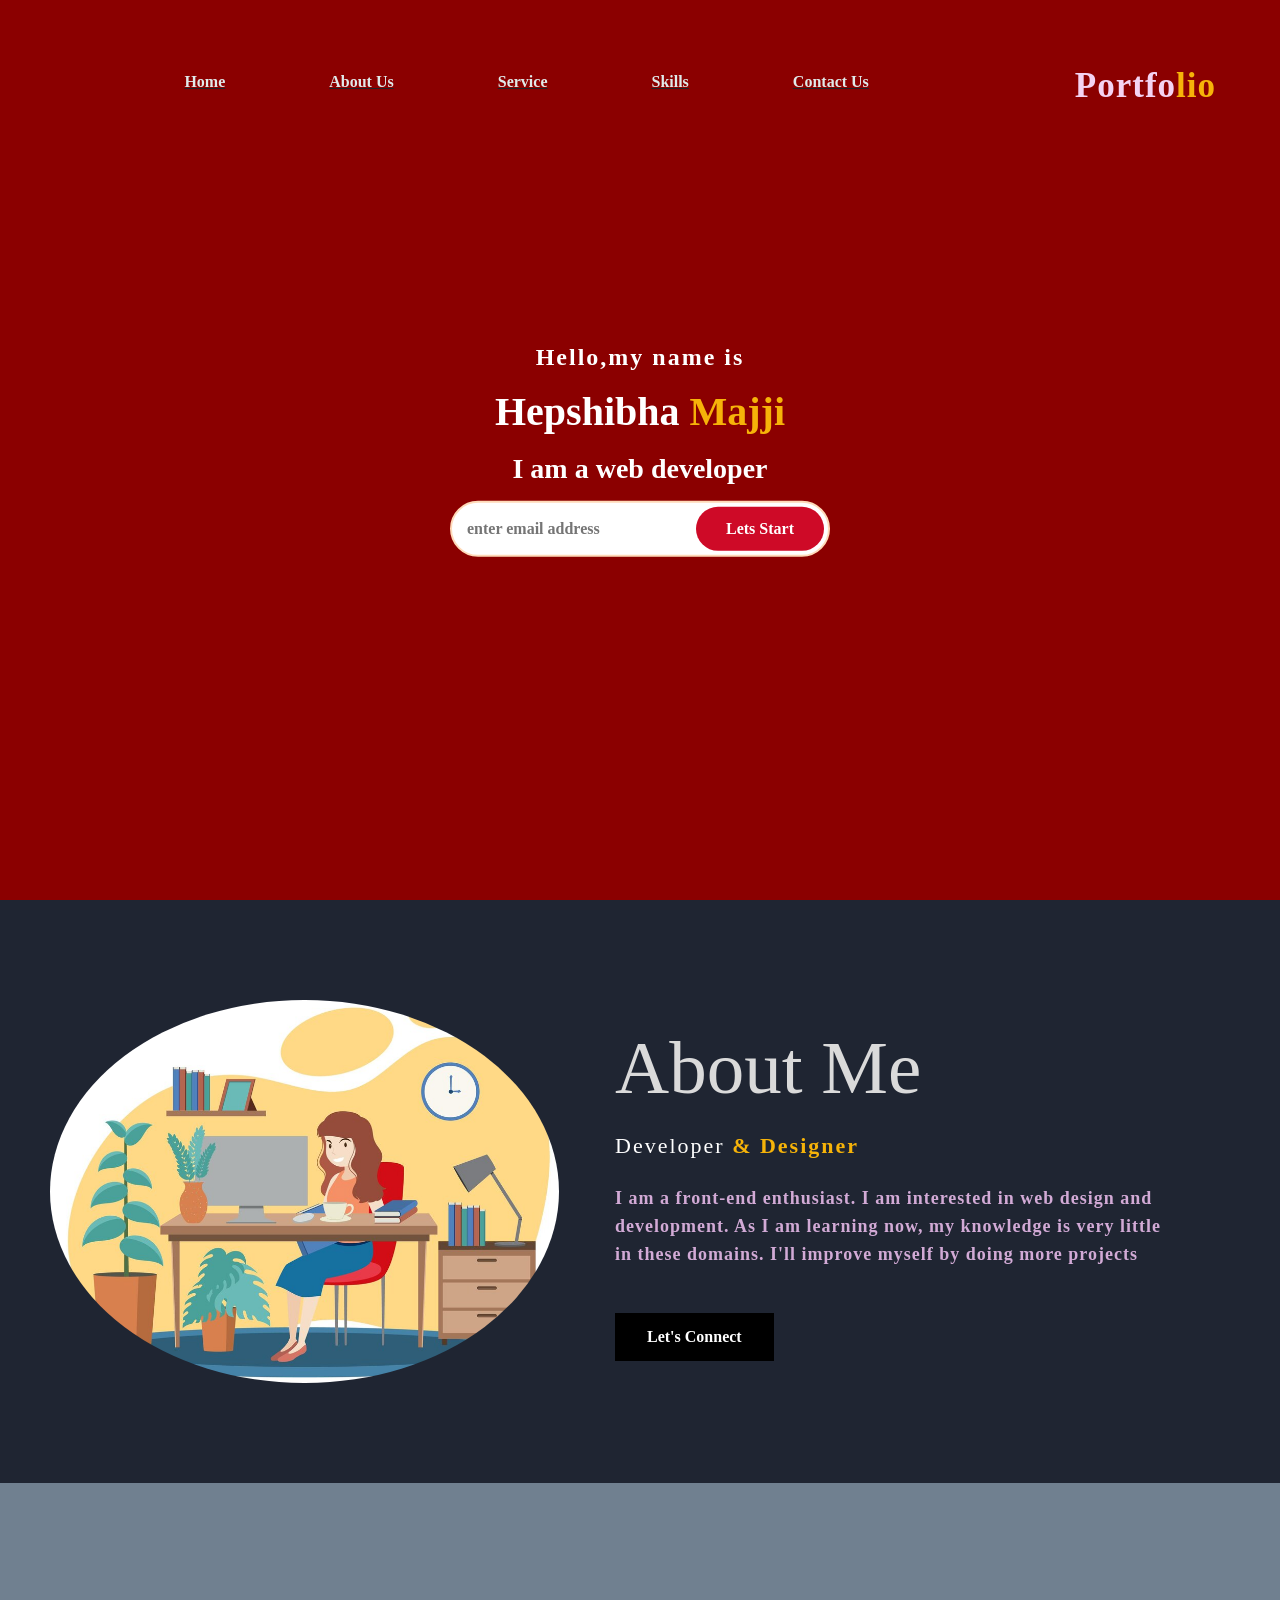
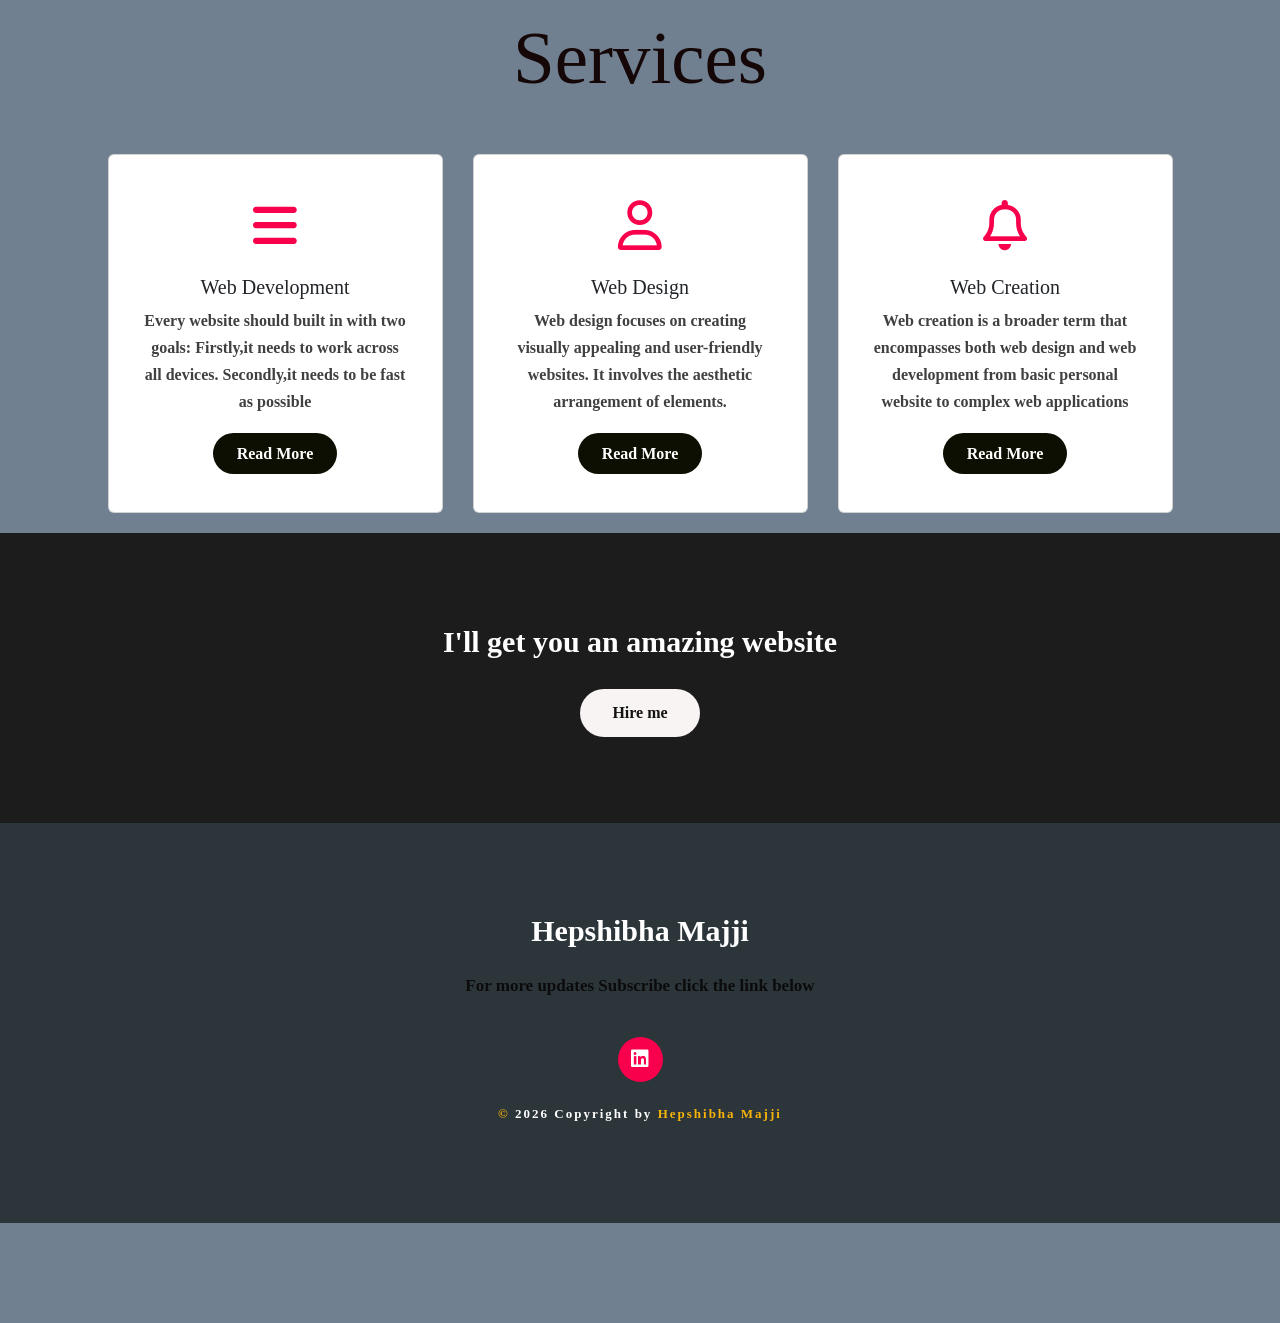
<file: Level 2/index.html>
<!doctype html>
<html>
  <head>
    <title>Portfolio website</title>
    <link rel="stylesheet" href="style.css" />
    <link rel="preconnect" href="https://fonts.googleapis.com" />
    <link rel="preconnect" href="https://fonts.gstatic.com" crossorigin />
    <link
      href="https://fonts.googleapis.com/css2?family=Josefin+Sans:wght@100;200&display=swap"
      rel="stylesheet"
    />
    <link
      href="https://cdn.jsdelivr.net/npm/bootstrap@5.3.3/dist/css/bootstrap.min.css"
      rel="stylesheet"
      integrity="sha384-QWTKZyjpPEjISv5WaRU9OFeRpok6YctnYmDr5pNlyT2bRjXh0JMhjY6hW+ALEwIH"
      crossorigin="anonymous"
    />
    <link
      href="https://cdnjs.cloudflare.com/ajax/libs/font-awesome/6.0.0-beta3/css/all.min.css"
      rel="stylesheet"
    />
  </head>
  <body>
    <div class="hero">
      <nav>
        <ul>
          <li style="text-decoration: underline">
            <a href="#">Home</a>
          </li>
          <li style="text-decoration: underline">
            <a href="#">About us</a>
          </li>
          <li style="text-decoration: underline">
            <a href="#">Service</a>
          </li>
          <li style="text-decoration: underline">
            <a href="#">Skills</a>
          </li>
          <li style="text-decoration: underline">
            <a href="#">Contact us</a>
          </li>
        </ul>
        <h2 class="logo">Portfo<span>lio</span></h2>
      </nav>
      <div class="content">
        <h4><p style="color: white">Hello,my name is</p></h4>
        <h1>
          <p style="color: white">Hepshibha <span> Majji</span></p>
        </h1>
        <h3><p style="color: white">I am a web developer</p></h3>
        <div class="newslatter">
          <form>
            <input
              type="email"
              name="email"
              id="mail"
              placeholder="enter email address"
            />
            <input type="submit" name="submit" value="Lets Start" />
          </form>
        </div>
      </div>
    </div>
    <section class="about">
      <div class="main">
        <img src="portfolio.jpg" alt="About Me" class="about-image" />
        <div class="about-text">
          <h2>About Me</h2>
          <h5>Developer<span> & Designer</span></h5>
          <p>
            I am a front-end enthusiast. I am interested in web design and
            development. As I am learning now, my knowledge is very little in
            these domains. I'll improve myself by doing more projects
          </p>
          <button>Let's Connect</button>
        </div>
      </div>
    </section>
    <div class="service">
      <div class="title">
        <h2>Services</h2>
      </div>
      <div class="box">
        <div class="card">
          <i class="fa-solid fa-bars"></i>
          <h5>Web Development</h5>
          <div class="para">
            <p>
              Every website should built in with two goals: Firstly,it needs to
              work across all devices. Secondly,it needs to be fast as possible
            </p>
            <p style="text-align: center">
              <a class="button" href="#">Read More</a>
            </p>
          </div>
        </div>
        <div class="card">
          <i class="fa-regular fa-user"></i>
          <h5>Web Design</h5>
          <div class="para">
            <p>
              Web design focuses on creating visually appealing and
              user-friendly websites. It involves the aesthetic arrangement of
              elements.
            </p>
            <p style="text-align: center">
              <a class="button" href="#">Read More</a>
            </p>
          </div>
        </div>
        <div class="card">
          <i class="fa-regular fa-bell"></i>
          <h5>Web Creation</h5>
          <div class="para">
            <p>
              Web creation is a broader term that encompasses both web design
              and web development from basic personal website to complex web
              applications
            </p>
            <p style="text-align: center">
              <a class="button" href="#">Read More</a>
            </p>
          </div>
        </div>
      </div>
      <div class="contact">
        <p>I'll get you an amazing website</p>
        <a class="button-two" href="#">Hire me</a>
      </div>
      <footer>
        <p>Hepshibha Majji</p>
        <p>For more updates Subscribe click the link below</p>
        <div class="social">
          <a href="#"><i class="fab fa-linkedin"></i></a>
          <!-- Replace the direct path with Font Awesome icon -->
        </div>
        <p class="end">
          <span>&copy;</span> 2026 Copyright by <span> Hepshibha Majji</span>
        </p>
      </footer>
    </div>
  </body>
</html>
</file>
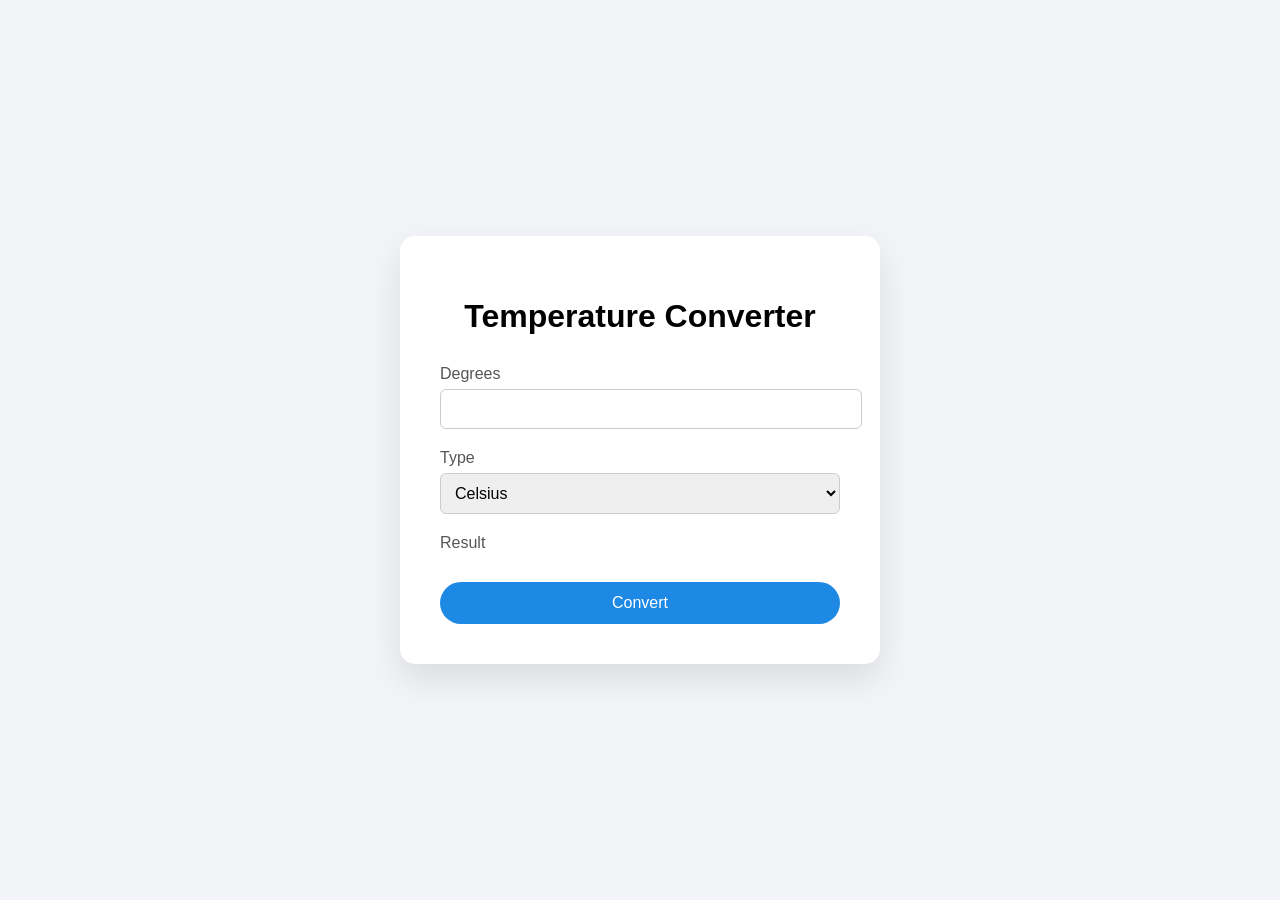
<file: Level 3/index.html>
<!doctype html>
<html>
  <head>
    <title>Temperature Converter</title>
    <meta name="viewport" content="width=device-width, initial-scale=1.0" />
    <link rel="stylesheet" href="style.css" />
  </head>
  <body>
    <div class="container">
      <h1>Temperature Converter</h1>

      <div class="form-group">
        <label>Degrees</label>
        <input type="text" id="temperature" />
      </div>

      <div class="form-group">
        <label>Type</label>
        <select id="unit">
          <option value="celsius">Celsius</option>
          <option value="fahrenheit">Fahrenheit</option>
          <option value="kelvin">Kelvin</option>
        </select>
      </div>

      <div class="form-group">
        <label>Result</label>
        <p id="result"></p>
      </div>

      <button onclick="convertTemp()">Convert</button>
    </div>

    <script src="script.js"></script>
  </body>
</html>
</file>
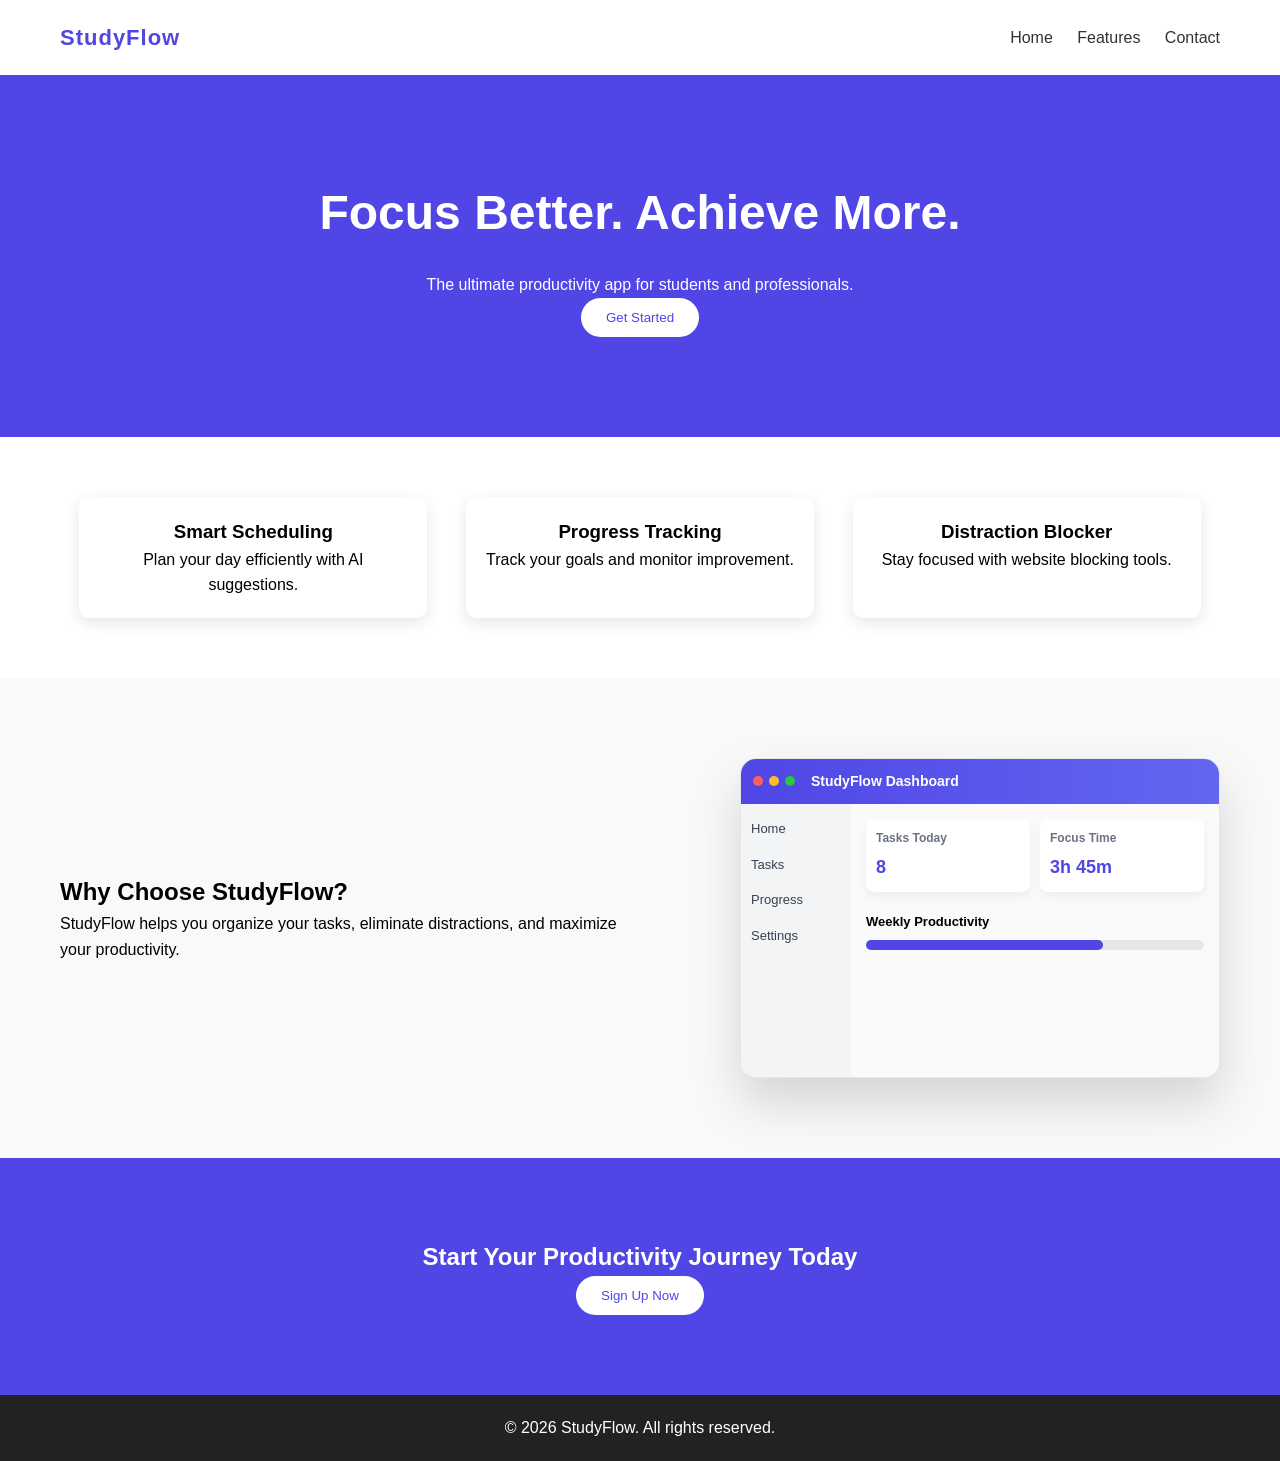
<file: Level_1_Task_1/index.html>
<!doctype html>
<html lang="en">
  <head>
    <meta charset="UTF-8" />
    <title>StudyFlow</title>
    <link rel="stylesheet" href="style.css" />
  </head>
  <body>
    <header>
      <div class="logo">StudyFlow</div>
      <nav>
        <a href="#">Home</a>
        <a href="#">Features</a>
        <a href="#">Contact</a>
      </nav>
    </header>

    <section class="hero">
      <h1>Focus Better. Achieve More.</h1>
      <p>The ultimate productivity app for students and professionals.</p>
      <button>Get Started</button>
    </section>

    <section class="features">
      <div class="card">
        <h3>Smart Scheduling</h3>
        <p>Plan your day efficiently with AI suggestions.</p>
      </div>
      <div class="card">
        <h3>Progress Tracking</h3>
        <p>Track your goals and monitor improvement.</p>
      </div>
      <div class="card">
        <h3>Distraction Blocker</h3>
        <p>Stay focused with website blocking tools.</p>
      </div>
    </section>

    <section class="about">
      <div class="about-text">
        <h2>Why Choose StudyFlow?</h2>
        <p>
          StudyFlow helps you organize your tasks, eliminate distractions, and
          maximize your productivity.
        </p>
      </div>
      <div class="mockup">
  <div class="mockup-header">
    <div class="circle"></div>
    <div class="circle"></div>
    <div class="circle"></div>
    <span class="title">StudyFlow Dashboard</span>
  </div>

  <div class="mockup-content">
    <div class="sidebar">
      <p>Home</p>
      <p>Tasks</p>
      <p>Progress</p>
      <p>Settings</p>
    </div>

    <div class="main">
      <div class="stats">
        <div class="stat-box">
          <h4>Tasks Today</h4>
          <p>8</p>
        </div>

        <div class="stat-box">
          <h4>Focus Time</h4>
          <p>3h 45m</p>
        </div>
      </div>

      <div class="progress">
        <h4>Weekly Productivity</h4>
        <div class="progress-bar">
          <div class="progress-fill"></div>
        </div>
      </div>
    </div>
  </div>
</div>
        </div>
      </div>
    </section>

    <section class="cta">
      <h2>Start Your Productivity Journey Today</h2>
      <button>Sign Up Now</button>
    </section>

    <footer>
      <p>© 2026 StudyFlow. All rights reserved.</p>
    </footer>
  </body>
</html>
</file>
<file: Level 2/style.css>
*{
    margin: 0%;
    padding: 0%;
    box-sizing: border-box;
    font-family: Montserrat,Oswald,Raleway;
    font-weight: bolder;
    box-sizing: border-box;
}
.hero{
    height: 100vh;
    width: 100%;
    background-color:#8B0000;
    background-image: url(https://wallpaperaccess.com/full/3239480.jpg);
    background-size: cover;
    background-position: center;

}
nav{
    display: flex;
    align-items: center;
    justify-content: space-between;
    padding-top: 45px;
    padding-left: 8%;
    padding-right: 5%;
}
.logo{
    color: #f4d3f2;
    font-weight: bolder;
    font-size: 35px;
    letter-spacing: 1px;
    cursor: pointer;
    margin-left: auto;
}
span{
    color:rgb(246, 179, 9)
}
nav ul li{
    list-style-type: none;
    display: inline-block;
    padding: 25px 50px;
}
nav ul li a{
    color: #e0eaea;
    text-decoration: none;
    font-weight:500px;
    text-transform: capitalize;
}nav ul li a:hover{
    color: rgb(185, 178, 185);
    transition: .4s;
}
.btn{
    background-color: #eddcdc;
    color: #ffffff;
    text-decoration: none;
    border: 2px solid transparent;
    font-weight: bold;
    padding: 10px 25px;
    border-radius: 30px;
    transition: transform .4s;
}.btn:hover{
    transform: scale(1.5);
}
.content{
    position: absolute;
    top:50%;
    left:50%;
    transform: translate(-50%, -50%);
    text-align: center;
}
h1{
    color: #cbbfbf;
    margin: 20px 0px 20px;
    font-size: 75px;
}
h3{
    color:#b3afaa;
    font-size: 25px;
    margin-bottom: 50px;
}h4{
    color:#333333;
    letter-spacing: 2px;
    font-size: 20px;
}
.newslatter form{
    width: 380px;
    max-width: 100%;
    position: relative;
    margin:0 auto;

}.newslatter form input:first-child{
    display: inline-block;
    width: 100%;
    padding: 14px 130px 14px 15px;
    border: 2px solid #ffdab9;
    outline: none;
    border-radius: 30px;
    margin-right: 20px;

}.newslatter form input:last-child{
    position: absolute;
    display: inline-block;
    outline: none;
    border: none;
    padding: 10px 30px ;
    border-radius: 30px;
    background-color: rgb(206, 10, 39);
    color:#ffffff;
    box-shadow: 0px 0px Spx #000,0px 15px rgba(228, 228, 195, 0.667);
    top:6px;
    right: 6px;
}.about{
    width: 100%;
    padding: 100px 0;
    padding-right: 50px;
    background-color: #1F2532;

}.about img{
    height: auto;
    width: 45%;
    border-radius: 60%;
    margin-right: 20px;

}.about-text{
    width: 50%;
    align-items: right;
}


.main{
    width:1130px;
    max-width: 95%;
    margin: 0 auto;
    display: flex;
    align-items: center;
    justify-content: space-between;
}.about-text h2{
    color:#dadada;
    font-size: 75px;
    text-transform: capitalize;
    margin-bottom: 20px;
}.about-text h5{
    color: #ffffff;
    letter-spacing: 2px;
    font-size: 22px;
    margin-bottom: 25px;

text-transform: capitalize;
}
.about-text p{
    color: #fcfc;
    letter-spacing: 1px;
    line-height: 28px;
    font-size: 18px;
    margin-bottom: 45px;
}button{
    background-color: #000;
    color: #ffffff;
    text-decoration: none;
    border: 2px solid transparent;
    font-weight: bold;
    padding: 10px 30px;
    border-radius: 30px;
    transition: .4s;
}button:hover{
    background-color: transparent;
    border: 2px solid #f9004d;
    cursor: pointer;
}
.service{
    background-color: #708090;
    width:100%;
    padding:100px 0px;
}
.title h2{
    color: #150707;
    font-size: 75px;
    width:1130px;
    margin: 30px auto;
    text-align:center;

}
.box{
    display: flex;
    justify-content: center;
    align-items: center;
    min-height: 400px;
}
.card{
    height:365px;
    width: 335px;
    padding: 20px 35px;
    background: #191919;
    border-radius: 20px;
    margin:15px;
    position: relative;
    overflow: hidden;
    text-align: center;
}.card i{
    font-size: 50px;
    display: block;
    text-align: center;
    margin:25px 0px;
    color:#f9004d;
}
h5{
    color: #d7d9de;
    font-size: 25px;
    margin-bottom: 15px;
}
.para p{
color:rgba(17, 16, 17, 0.8);
font-size: 16px;
line-height: 27px;
margin-bottom: 25px;
}
.card .button{
    background-color:#0c0f01;
    color: #ffffff;
    text-decoration: none;
    border: 2px solid transparent;
    font-weight: bold;
    padding: 10px 22px;
    border-radius: 30px;
    transition: .4s;
}.card .button:hover{
    background-color: transparent;
    border: 2px solid #f9004d;
    cursor: pointer;
}.contact{
    width: 100%;
    height: 290px;
    background: #1C1C1C;
    display: flex;
    align-items: center;
    flex-direction: column;
    justify-content: center;
}.contact p{
    color: #ffffff;
    font-size: 30px;
    font-weight: bold;
    margin-bottom: 25px;
}
.contact .button-two{
    background-color: #f9f4f4;
    color: #141313;
    text-decoration: none;
    border: 2px solid transparent;
    font-weight: bold;
    padding: 10px 30px;
    border-radius: 30px;
    transition: .4s;
}.contact .button-two:hover{
    background-color: transparent;
    border: 2px solid #f9004d;
    cursor: pointer;
}
footer{
    position: relative;
    width: 100%;
    height: 400px;
    background: #2C3539;
    display: flex;
    flex-direction: column;
    align-items: center;
    justify-content: center;
}footer p:nth-child(1){
    font-size: 30px;
    color: #ffffff;
    margin-bottom: 20px;
    font-weight: bold;

}footer p:nth-child(2){
    font-size: 17px;
    color: #0b0b0b;
    width:500px;
    text-align: center;
    line-height: 26px;
}
.social{
    display: flex;
}.social a{
    width:45px;
    height:45px;
    display: flex;
    align-items: center;
    justify-content: center;
    background: #f9004d;
    border-radius: 50%;
    margin: 22px 10px;
    color: #ffffff;
    text-decoration: none;
    font-size: 20px;
}
.end{
    color:#ffffff;
    font-weight: bold;
    letter-spacing: 2px;
    font-size: 13px;
}
</file>
<file: Level 3/style.css>
body {
  margin: 0;
  font-family: Arial, sans-serif;
  background: #f2f4f8;
  display: flex;
  justify-content: center;
  align-items: center;
  min-height: 100vh;
}

.container {
  background: white;
  padding: 40px;
  border-radius: 15px;
  width: 90%;
  max-width: 400px;
  box-shadow: 0 15px 35px rgba(0,0,0,0.1);
}

h1 {
  text-align: center;
  margin-bottom: 30px;
}

.form-group {
  margin-bottom: 20px;
}

label {
  display: block;
  margin-bottom: 6px;
  color: #555;
}

input,
select {
  width: 100%;
  padding: 10px;
  border: 1px solid #ccc;
  border-radius: 6px;
  font-size: 16px;
}

input:focus,
select:focus {
  border-color: #1e88e5;
  outline: none;
}

#result {
  font-size: 18px;
  margin-top: 5px;
  color: #333;
}

button {
  width: 100%;
  padding: 12px;
  background: #1e88e5;
  color: white;
  border: none;
  border-radius: 25px;
  font-size: 16px;
  cursor: pointer;
  margin-top: 10px;
}

button:hover {
  background: #1565c0;
}
</file>
<file: Level_1_Task_1/style.css>
* {
  margin: 0;
  padding: 0;
  box-sizing: border-box;
}

body {
  font-family: Arial, sans-serif;
  line-height: 1.6;
}

/* Header */
header {
  display: flex;
  justify-content: space-between;
  align-items: center;
  padding: 20px 60px;
  background: white;
}

.logo {
  font-size: 22px;
  font-weight: 700;
  color: #4f46e5;
  letter-spacing: 1px;
  cursor: pointer;
  transition: 0.3s;
}

.logo:hover {
  color: #6366f1;
}
nav a {
  margin-left: 20px;
  text-decoration: none;
  color: #333;
}

/* Hero */
.hero {
  text-align: center;
  padding: 100px 20px;
  background: #4f46e5;
  color: white;
}

.hero h1 {
  font-size: 48px;
  margin-bottom: 20px;
}

.hero button {
  padding: 12px 25px;
  border: none;
  border-radius: 25px;
  background: white;
  color: #4f46e5;
  cursor: pointer;
}

/* Features */
.features {
  display: flex;
  justify-content: space-around;
  padding: 60px;
}

.card {
  width: 30%;
  padding: 20px;
  text-align: center;
  border-radius: 10px;
  box-shadow: 0 5px 15px rgba(0,0,0,0.1);
}

/* About */
.about {
  display: flex;
  align-items: center;
  justify-content: space-between;
  padding: 80px 60px;
  background: #f9f9f9;
}

.about-text {
  width: 50%;
}

.about-image img {
  width: 400px;
  border-radius: 10px;
}

/* CTA */
.cta {
  text-align: center;
  padding: 80px 20px;
  background: #4f46e5;
  color: white;
}

.cta button {
  padding: 12px 25px;
  border: none;
  border-radius: 25px;
  background: white;
  color: #4f46e5;
  cursor: pointer;
}

.mockup {
  width: 480px;
  height: 320px;
  background: white;
  border-radius: 16px;
  box-shadow: 0 25px 50px rgba(0,0,0,0.15);
  overflow: hidden;
  border: 1px solid #e5e7eb;
  font-family: Arial, sans-serif;
}

/* Top Bar */
.mockup-header {
  height: 45px;
  background: linear-gradient(to right, #4f46e5, #6366f1);
  display: flex;
  align-items: center;
  padding: 0 12px;
  color: white;
  font-size: 14px;
}

.circle {
  width: 10px;
  height: 10px;
  border-radius: 50%;
  margin-right: 6px;
}

.circle:nth-child(1) { background: #ff5f57; }
.circle:nth-child(2) { background: #ffbd2e; }
.circle:nth-child(3) { background: #28c840; }

.title {
  margin-left: 10px;
  font-weight: bold;
}

/* Layout */
.mockup-content {
  display: flex;
  height: 275px;
}

/* Sidebar */
.sidebar {
  width: 110px;
  background: #f3f4f6;
  padding: 15px 10px;
  font-size: 13px;
}

.sidebar p {
  margin-bottom: 15px;
  color: #374151;
}

/* Main */
.main {
  flex: 1;
  padding: 15px;
  background: #fafafa;
}

/* Stats */
.stats {
  display: flex;
  gap: 10px;
}

.stat-box {
  flex: 1;
  background: white;
  padding: 10px;
  border-radius: 8px;
  box-shadow: 0 5px 10px rgba(0,0,0,0.05);
}

.stat-box h4 {
  font-size: 12px;
  color: #6b7280;
}

.stat-box p {
  font-size: 18px;
  font-weight: bold;
  margin-top: 5px;
  color: #4f46e5;
}

/* Progress Section */
.progress {
  margin-top: 20px;
}

.progress h4 {
  font-size: 13px;
  margin-bottom: 8px;
}

.progress-bar {
  width: 100%;
  height: 10px;
  background: #e5e7eb;
  border-radius: 10px;
}

.progress-fill {
  width: 70%;
  height: 100%;
  background: #4f46e5;
  border-radius: 10px;
}

/* Footer */
footer {
  text-align: center;
  padding: 20px;
  background: #222;
  color: white;
}
</file>
